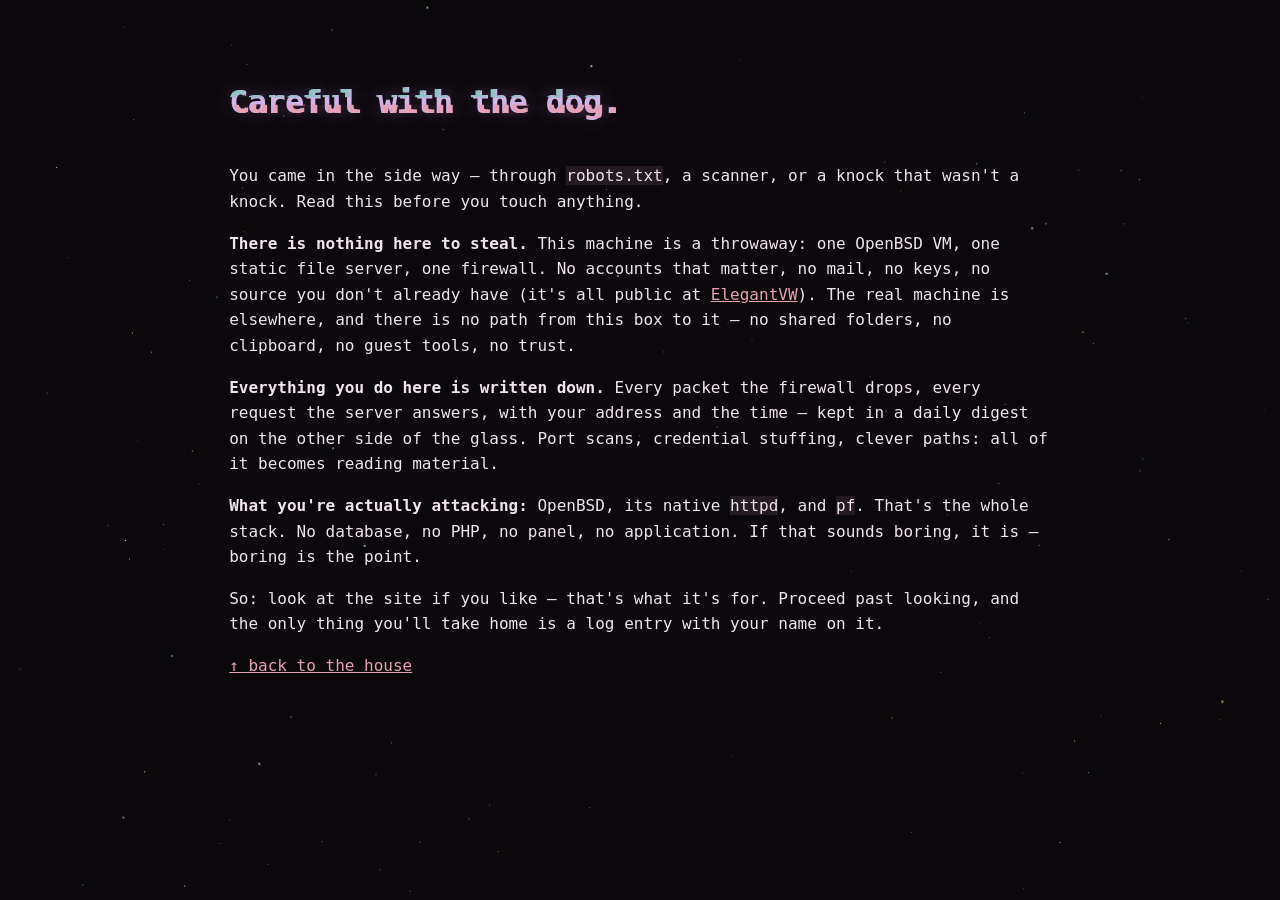
<file: dog.html>
<!DOCTYPE html>
<html lang="en">
<head>
<meta charset="utf-8">
<meta name="viewport" content="width=device-width, initial-scale=1">
<title>Careful with the dog — Grove</title>
<meta name="robots" content="noindex, nofollow">
<link rel="icon" type="image/svg+xml" href="assets/hero/grove.svg">
<link rel="stylesheet" href="style.css">
</head>
<body>
<canvas id="stars" aria-hidden="true"></canvas>
<main>
<section class="chapter cellar" id="dog">
  <h2>Careful with the dog.</h2>
  <p>You came in the side way — through <code>robots.txt</code>, a scanner,
  or a knock that wasn't a knock. Read this before you touch anything.</p>
  <p><strong>There is nothing here to steal.</strong> This machine is a
  throwaway: one OpenBSD VM, one static file server, one firewall. No
  accounts that matter, no mail, no keys, no source you don't already have
  (it's all public at <a href="https://github.com/ElegantVW">ElegantVW</a>).
  The real machine is elsewhere, and there is no path from this box to it —
  no shared folders, no clipboard, no guest tools, no trust.</p>
  <p><strong>Everything you do here is written down.</strong> Every packet
  the firewall drops, every request the server answers, with your address
  and the time — kept in a daily digest on the other side of the glass.
  Port scans, credential stuffing, clever paths: all of it becomes
  reading material.</p>
  <p><strong>What you're actually attacking:</strong> OpenBSD, its native
  <code>httpd</code>, and <code>pf</code>. That's the whole stack. No
  database, no PHP, no panel, no application. If that sounds boring, it is —
  boring is the point.</p>
  <p>So: look at the site if you like — that's what it's for. Proceed past
  looking, and the only thing you'll take home is a log entry with your
  name on it.</p>
  <p><a href="/">↑ back to the house</a></p>
</section>
</main>
<script src="site.js"></script>
</body>
</html>
</file>
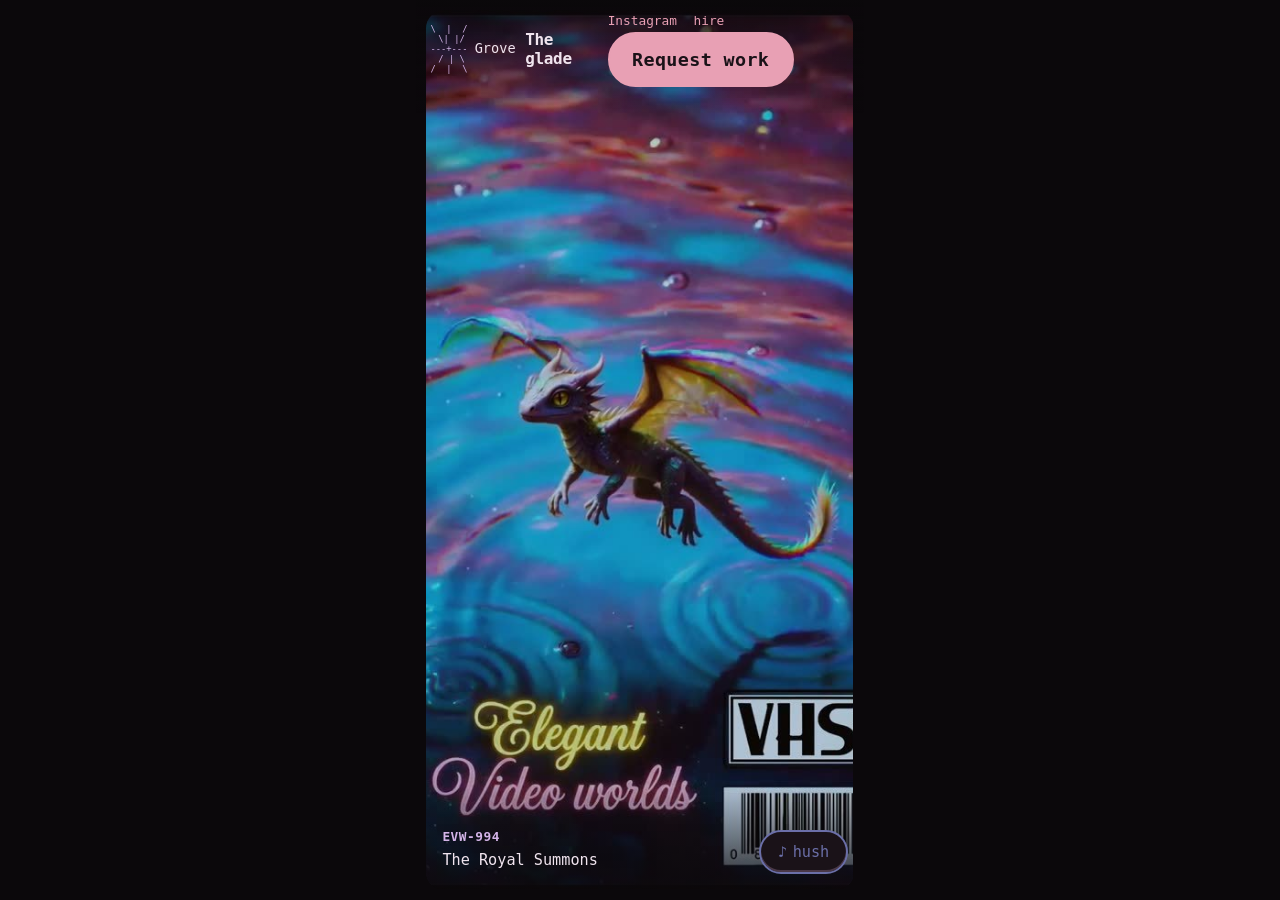
<file: glade.html>
<!DOCTYPE html>
<html lang="en">
<head>
<meta charset="utf-8">
<meta name="viewport" content="width=device-width, initial-scale=1, viewport-fit=cover">
<title>The glade — Elegant Video Worlds</title>
<meta name="description" content="The glade: numbered Worlds shorts, the public studio. Same catalog as Instagram @elegantvideoworlds. All-ages.">
<meta name="theme-color" content="#0B080B">
<link rel="canonical" href="https://elegantvw.github.io/grove/glade.html">
<meta property="og:title" content="The glade — Elegant Video Worlds">
<meta property="og:description" content="Numbered shorts. Scroll like a reel. Same catalog as Instagram @elegantvideoworlds.">
<meta property="og:type" content="website">
<meta property="og:url" content="https://elegantvw.github.io/grove/glade.html">
<meta property="og:image" content="https://elegantvw.github.io/grove/assets/worlds/evw-994.jpg">
<meta name="twitter:card" content="summary_large_image">
<meta name="twitter:image" content="https://elegantvw.github.io/grove/assets/worlds/evw-994.jpg">
<link rel="icon" type="image/svg+xml" href="assets/hero/grove.svg">
<link rel="stylesheet" href="style.css?v=20">
<script>
try {
  var _g = sessionStorage.getItem("grove-cross-enter");
  if (_g) {
    var _b = _g.split(":");
    document.documentElement.classList.add("fx", "entering", "to-" + _b[0], "from-" + _b[1]);
  }
} catch (e) {}
</script>
</head>
<body class="glade-page">
<header class="glade-bar">
  <a class="glade-home" href="./#top" aria-label="back to Grove">
    <pre class="sigil hero-sigil" aria-hidden="true">\  |  /
 \| |/
---+---
 / | \
/  |  \</pre>
    <span>Grove</span>
  </a>
  <h1>The glade</h1>
  <p class="glade-links">
    <a href="https://www.instagram.com/elegantvideoworlds">Instagram</a>
    <a href="./#hire">hire</a>
    <a class="request" href="./#hire">Request work</a>
  </p>
</header>

<main class="shorts" id="shorts" tabindex="0" aria-label="Worlds shorts">
  <figure class="reel" data-air="true">
    <video id="air-reel" poster="assets/worlds/evw-994.jpg" playsinline loop preload="metadata" muted>
      <source src="assets/worlds/evw-994.mp4" type="video/mp4">
    </video>
    <button type="button" class="reel-play" aria-label="play Royal Summons">play</button>
    <figcaption><strong>EVW-994</strong> The Royal Summons</figcaption>
  </figure>
  <figure class="reel">
    <video poster="assets/worlds/evw-009.jpg" playsinline loop preload="metadata" muted>
      <source src="assets/worlds/evw-009.mp4" type="video/mp4">
    </video>
    <button type="button" class="reel-play" aria-label="play Last Dance">play</button>
    <figcaption><strong>EVW-009</strong> Last Dance</figcaption>
  </figure>
  <figure class="reel">
    <video poster="assets/worlds/evw-013.jpg" playsinline loop preload="metadata" muted>
      <source src="assets/worlds/evw-013.mp4" type="video/mp4">
    </video>
    <button type="button" class="reel-play" aria-label="play Stability">play</button>
    <figcaption><strong>EVW-013</strong> Stability &amp; Hazard Analysis</figcaption>
  </figure>
  <figure class="reel">
    <video poster="assets/worlds/evw-l057.jpg" playsinline loop preload="metadata" muted>
      <source src="assets/worlds/evw-l057.mp4" type="video/mp4">
    </video>
    <button type="button" class="reel-play" aria-label="play L057">play</button>
    <figcaption><strong>EVW-L057</strong> L057</figcaption>
  </figure>
  <figure class="reel">
    <video poster="assets/worlds/evw-101.jpg" playsinline loop preload="metadata" muted>
      <source src="assets/worlds/evw-101.mp4" type="video/mp4">
    </video>
    <button type="button" class="reel-play" aria-label="play ADAMASTOR">play</button>
    <figcaption><strong>EVW-101</strong> ADAMASTOR</figcaption>
  </figure>
  <section class="reel reel-end" aria-label="end of the glade">
    <pre class="sigil" aria-hidden="true">  ~
 ~ ~
  ~</pre>
    <h2>The catalog</h2>
    <p>Same numbered shorts on
      <a href="https://www.instagram.com/elegantvideoworlds">Instagram @elegantvideoworlds</a>.</p>
    <p class="law">Custom PMV (18+) is a hire, delivered off-site.</p>
    <p>
      <a class="descend" href="./#top">Grove</a>
      <a class="descend" href="resume.html">resume</a>
      <a class="descend" href="./#hire">hire</a>
    </p>
  </section>
</main>

<button type="button" id="song" aria-pressed="false" aria-label="optional air" title="optional air — stays off until you ask">
  <span class="song-note" aria-hidden="true">♪</span>
  <span class="song-word">hush</span>
</button>
<script src="assets/cross.js"></script>
<script src="assets/glade.js"></script>
</body>
</html>
</file>
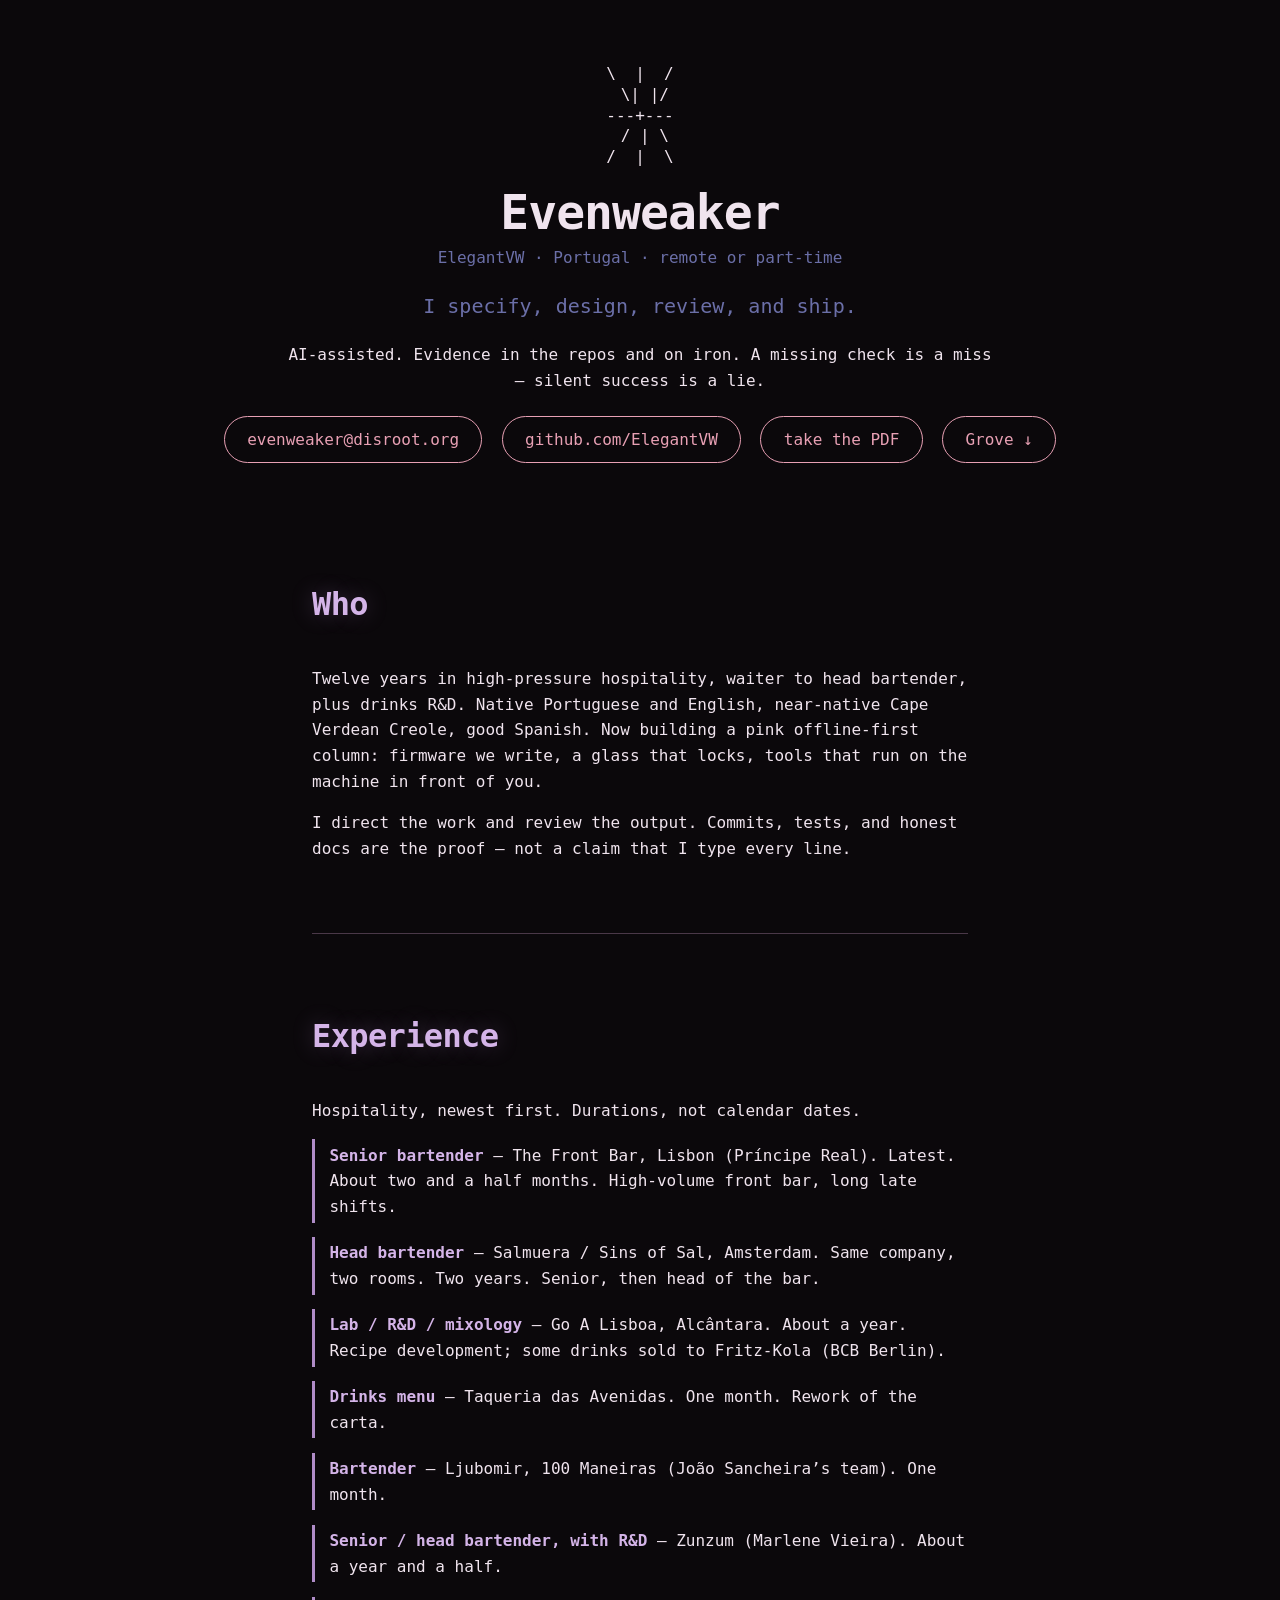
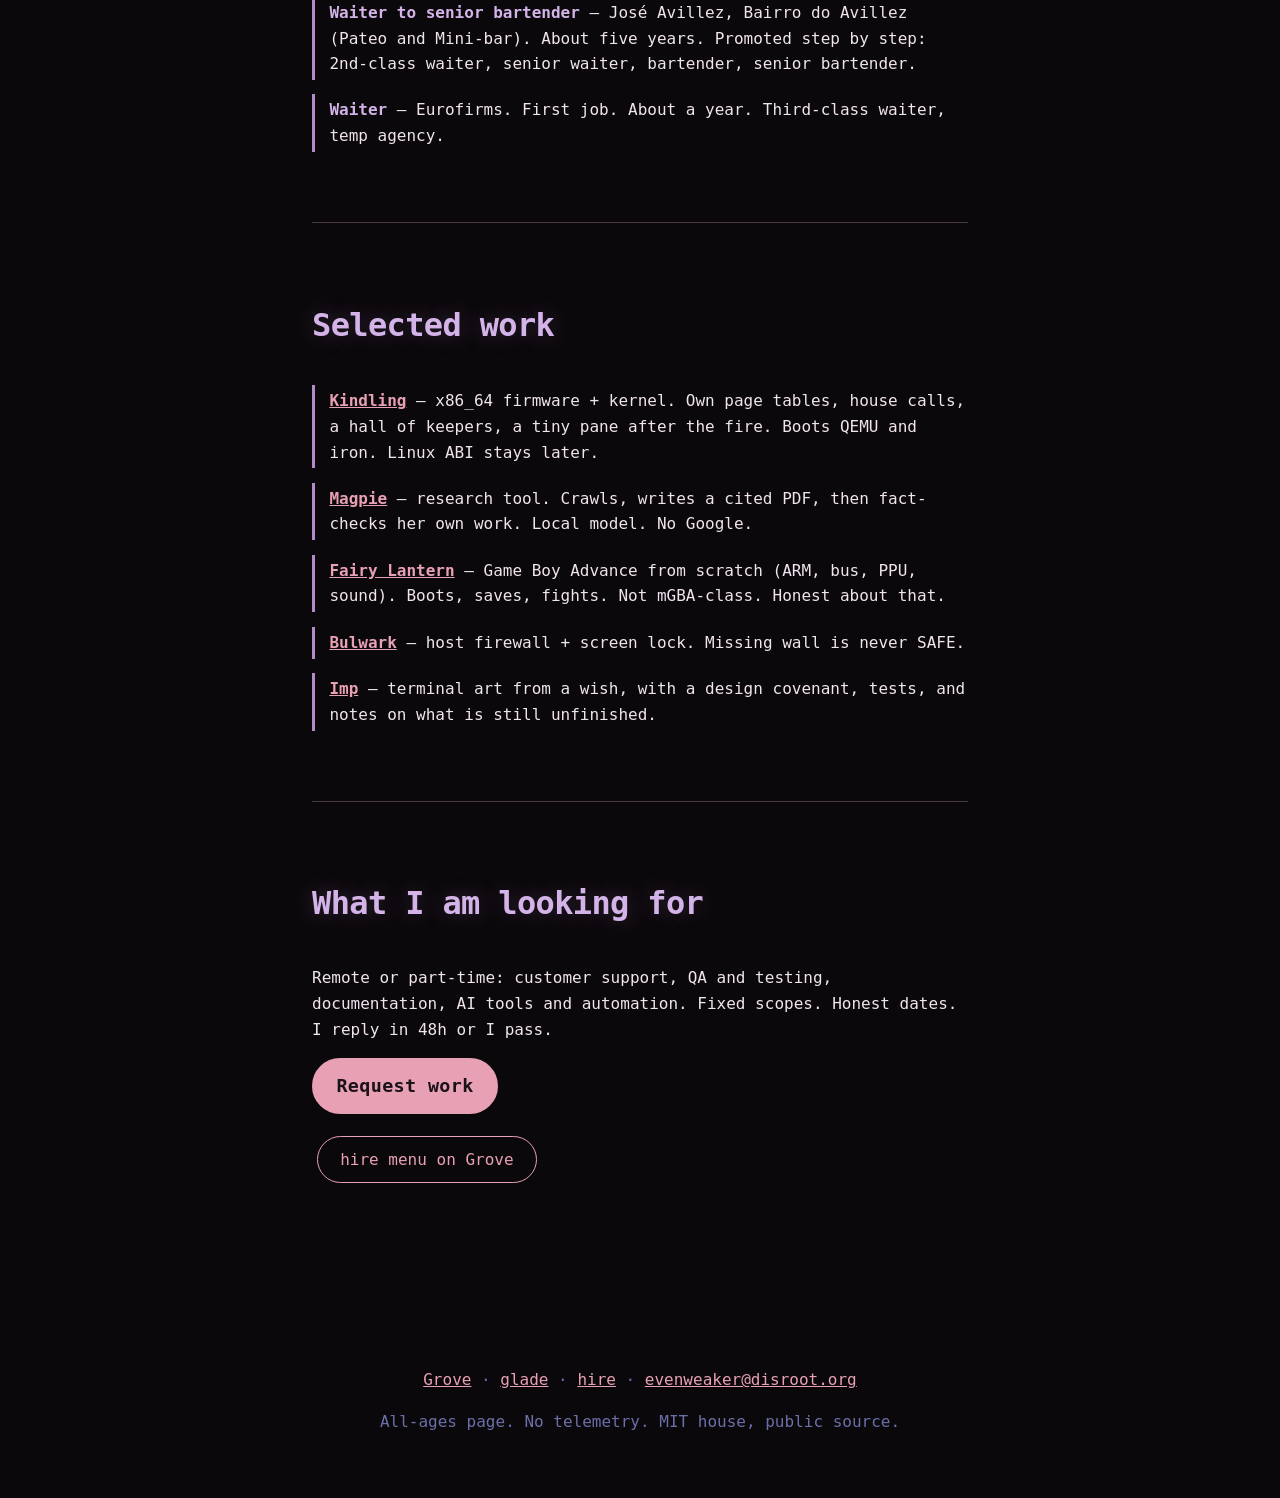
<file: resume.html>
<!DOCTYPE html>
<html lang="en">
<head>
<meta charset="utf-8">
<meta name="viewport" content="width=device-width, initial-scale=1">
<title>Resume — ElegantVW / Evenweaker</title>
<meta name="description" content="Evenweaker / ElegantVW: offline-first software and twelve years of high-pressure hospitality. Portugal, remote or part-time.">
<meta name="theme-color" content="#1A1218">
<link rel="canonical" href="https://elegantvw.github.io/grove/resume.html">
<meta property="og:title" content="Resume — ElegantVW / Evenweaker">
<meta property="og:description" content="Directs the work, reviews the output, evidence in commits. Portugal, remote or part-time.">
<meta property="og:type" content="website">
<meta property="og:url" content="https://elegantvw.github.io/grove/resume.html">
<meta property="og:image" content="https://elegantvw.github.io/grove/assets/story/grove.png">
<link rel="icon" type="image/svg+xml" href="assets/hero/grove.svg">
<link rel="stylesheet" href="style.css?v=18">
<script>
try {
  var _g = sessionStorage.getItem("grove-cross-enter");
  if (_g) {
    var _b = _g.split(":");
    document.documentElement.classList.add("fx", "entering", "to-" + _b[0], "from-" + _b[1]);
  }
} catch (e) {}
</script>
</head>
<body class="resume-page">
<header class="splash" id="top">
  <pre class="sigil hero-sigil" aria-hidden="true">\  |  /
 \| |/
---+---
 / | \
/  |  \</pre>
  <h1 class="hero-title">Evenweaker</h1>
  <p class="hero-sub">ElegantVW · Portugal · remote or part-time</p>
  <p class="tag">I specify, design, review, and ship.</p>
  <p class="lede">AI-assisted. Evidence in the repos and on iron.
  A missing check is a miss — silent success is a lie.</p>
  <p>
    <a class="descend" href="mailto:evenweaker@disroot.org">evenweaker@disroot.org</a>
    <a class="descend" href="https://github.com/ElegantVW">github.com/ElegantVW</a>
    <a class="descend" href="assets/cv/evenweaker.pdf" download="evenweaker.pdf">take the PDF</a>
    <a class="descend" href="./">Grove ↓</a>
  </p>
</header>

<main>
<section class="chapter risen" id="who">
  <h2>Who</h2>
  <p>Twelve years in high-pressure hospitality, waiter to head bartender,
  plus drinks R&amp;D. Native Portuguese and English, near-native Cape Verdean
  Creole, good Spanish. Now building a pink offline-first column: firmware
  we write, a glass that locks, tools that run on the machine in front of you.</p>
  <p>I direct the work and review the output. Commits, tests, and honest docs
  are the proof — not a claim that I type every line.</p>
</section>

<section class="chapter risen" id="experience">
  <h2>Experience</h2>
  <p>Hospitality, newest first. Durations, not calendar dates.</p>
  <ul class="plain jobs">
    <li><strong>Senior bartender</strong> — The Front Bar, Lisbon (Príncipe Real).
      Latest. About two and a half months. High-volume front bar, long late shifts.</li>
    <li><strong>Head bartender</strong> — Salmuera / Sins of Sal, Amsterdam.
      Same company, two rooms. Two years. Senior, then head of the bar.</li>
    <li><strong>Lab / R&amp;D / mixology</strong> — Go A Lisboa, Alcântara.
      About a year. Recipe development; some drinks sold to Fritz-Kola (BCB Berlin).</li>
    <li><strong>Drinks menu</strong> — Taqueria das Avenidas. One month. Rework of the carta.</li>
    <li><strong>Bartender</strong> — Ljubomir, 100 Maneiras (João Sancheira’s team). One month.</li>
    <li><strong>Senior / head bartender, with R&amp;D</strong> — Zunzum (Marlene Vieira).
      About a year and a half.</li>
    <li><strong>Waiter to senior bartender</strong> — José Avillez, Bairro do Avillez
      (Pateo and Mini-bar). About five years. Promoted step by step: 2nd-class waiter,
      senior waiter, bartender, senior bartender.</li>
    <li><strong>Waiter</strong> — Eurofirms. First job. About a year. Third-class waiter,
      temp agency.</li>
  </ul>
</section>

<section class="chapter risen" id="work">
  <h2>Selected work</h2>
  <ul class="plain">
    <li><a href="https://github.com/ElegantVW/fae-kernel"><strong>Kindling</strong></a>
      — x86_64 firmware + kernel. Own page tables, house calls, a hall of keepers,
      a tiny pane after the fire. Boots QEMU and iron. Linux ABI stays later.</li>
    <li><a href="https://github.com/ElegantVW/magpie"><strong>Magpie</strong></a>
      — research tool. Crawls, writes a cited PDF, then fact-checks her own work.
      Local model. No Google.</li>
    <li><a href="https://github.com/ElegantVW/fairy-lantern"><strong>Fairy Lantern</strong></a>
      — Game Boy Advance from scratch (ARM, bus, PPU, sound). Boots, saves, fights.
      Not mGBA-class. Honest about that.</li>
    <li><a href="https://github.com/ElegantVW/bulwark"><strong>Bulwark</strong></a>
      — host firewall + screen lock. Missing wall is never SAFE.</li>
    <li><a href="https://github.com/ElegantVW/imp"><strong>Imp</strong></a>
      — terminal art from a wish, with a design covenant, tests, and notes on
      what is still unfinished.</li>
  </ul>
</section>

<section class="chapter risen" id="ask">
  <h2>What I am looking for</h2>
  <p>Remote or part-time: customer support, QA and testing, documentation,
  AI tools and automation. Fixed scopes. Honest dates. I reply in 48h or I pass.</p>
  <p><a class="request" href="./#hire">Request work</a></p>
  <p><a class="descend" href="./#hire">hire menu on Grove</a></p>
</section>
</main>

<footer>
  <p><a href="./">Grove</a> · <a href="glade.html">glade</a> · <a href="./#hire">hire</a> ·
  <a href="mailto:evenweaker@disroot.org">evenweaker@disroot.org</a></p>
  <p>All-ages page. No telemetry. MIT house, public source.</p>
</footer>
<script src="assets/cross.js"></script>
</body>
</html>
</file>
<file: style.css>
:root {
  --night: #1A1218;
  --dusk: #6B6FA8;
  --moss: #8FBF9A;
  --mist: #8EC4C8;
  --rose: #E8A0B4;
  --violet: #B08CC8;
  --honey: #E8C070;
  --parchment: #F0E4EE;
  --shadow: #4A3848;
  --lilac: #D4B4E8;
  --gold: #F0D8A0;
}
* { box-sizing: border-box; }
html { scroll-behavior: smooth; background: #0B080B; }
@view-transition { navigation: auto; }
.hero-sigil { view-transition-name: grove-sigil; }
::view-transition-old(root),
::view-transition-new(root) {
  animation-duration: 0.55s;
  animation-timing-function: ease;
}
@keyframes vt-out-left { to { opacity: 0; transform: translateX(-16%); } }
@keyframes vt-in-right { from { opacity: 0; transform: translateX(16%); } }
@keyframes vt-out-right { to { opacity: 0; transform: translateX(16%); } }
@keyframes vt-in-left { from { opacity: 0; transform: translateX(-16%); } }
@keyframes vt-out-up { to { opacity: 0; transform: translateY(-14%); } }
@keyframes vt-in-down { from { opacity: 0; transform: translateY(14%); } }
@keyframes vt-out-down { to { opacity: 0; transform: translateY(14%); } }
@keyframes vt-in-up { from { opacity: 0; transform: translateY(-14%); } }
html:active-view-transition-type(to-glade)::view-transition-old(root) { animation-name: vt-out-left; }
html:active-view-transition-type(to-glade)::view-transition-new(root) { animation-name: vt-in-right; }
html:active-view-transition-type(to-resume)::view-transition-old(root) { animation-name: vt-out-up; }
html:active-view-transition-type(to-resume)::view-transition-new(root) { animation-name: vt-in-down; }
html:active-view-transition-type(to-grove):active-view-transition-type(from-glade)::view-transition-old(root) { animation-name: vt-out-right; }
html:active-view-transition-type(to-grove):active-view-transition-type(from-glade)::view-transition-new(root) { animation-name: vt-in-left; }
html:active-view-transition-type(to-grove):active-view-transition-type(from-resume)::view-transition-old(root) { animation-name: vt-out-down; }
html:active-view-transition-type(to-grove):active-view-transition-type(from-resume)::view-transition-new(root) { animation-name: vt-in-up; }
html.leaving body {
  opacity: 0;
  transition: opacity 0.52s ease, transform 0.52s ease;
}
html.leaving.to-glade body { transform: translateX(-16%); }
html.leaving.to-resume body { transform: translateY(-14%); }
html.leaving.to-grove.from-glade body { transform: translateX(16%); }
html.leaving.to-grove.from-resume body { transform: translateY(14%); }
html.entering body { opacity: 0; }
html.entering.to-glade body { transform: translateX(16%); }
html.entering.to-resume body { transform: translateY(14%); }
html.entering.to-grove.from-glade body { transform: translateX(-16%); }
html.entering.to-grove.from-resume body { transform: translateY(-14%); }
html.entering.entered body,
html.entering.entered.to-glade body,
html.entering.entered.to-resume body,
html.entering.entered.to-grove.from-glade body,
html.entering.entered.to-grove.from-resume body {
  opacity: 1;
  transform: none;
  transition: opacity 0.52s ease, transform 0.52s ease;
}
body {
  margin: 0;
  background: transparent;
  color: var(--parchment);
  font-family: "DejaVu Sans Mono", Menlo, Consolas, monospace;
  line-height: 1.6;
}
/* outer-space layer: content scrolls on top of it, not with it */
#stars {
  position: fixed;
  inset: 0;
  z-index: 0;
  pointer-events: none;
}
header, nav, main, footer { position: relative; z-index: 1; }
h1, h2, h3 {
  font-family: "DejaVu Sans Mono", Menlo, Consolas, monospace;
  color: var(--lilac);
  line-height: 1.2;
}
h2 { font-size: 2rem; letter-spacing: -0.02em; }
h3 { font-size: 1.35rem; }
.lede { max-width: 44rem; margin: 0 auto; color: var(--parchment); }
a { color: var(--rose); }
code, pre {
  font-family: "DejaVu Sans Mono", Menlo, Consolas, monospace;
  background: #241a22;
}
pre { padding: 1rem; overflow-x: auto; border-left: 3px solid var(--violet); }

/* splash */
.splash {
  min-height: 100vh;
  display: flex;
  flex-direction: column;
  align-items: center;
  justify-content: center;
  text-align: center;
  padding: 2rem;
}
.hero-sigil { font-size: 1.6rem; margin: 0 0 0.5rem; }
.hero-title { font-size: 3rem; margin: 0; color: var(--parchment); letter-spacing: -0.02em; }
.hero-sub { color: var(--dusk); margin: 0.2rem 0 0; }
.tag { color: var(--dusk); font-size: 1.25rem; }
.descend {
  display: inline-block;
  margin-top: 1rem;
  padding: 0.6rem 1.4rem;
  border: 1px solid var(--rose);
  border-radius: 999px;
  text-decoration: none;
}

/* sticky index — floating island of chips, one row */
.index {
  position: sticky;
  top: 0.55rem;
  z-index: 10;
  width: max-content;
  max-width: calc(100% - 1.4rem);
  margin: 0 auto 0.4rem;
  background: rgba(26, 18, 24, 0.72);
  backdrop-filter: blur(12px);
  -webkit-backdrop-filter: blur(12px);
  border: 1px solid var(--shadow);
  border-radius: 1.4rem;
  box-shadow: 0 8px 28px rgba(11, 8, 11, 0.35);
}
.index-track {
  position: relative;
  display: flex;
  flex-wrap: nowrap;
  align-items: center;
  gap: 0.12rem;
  justify-content: flex-start;
  padding: 0.32rem 0.4rem;
  overflow-x: auto;
  overflow-y: hidden;
  scrollbar-width: none;
  -webkit-overflow-scrolling: touch;
}
.index-track::-webkit-scrollbar { display: none; }
.index-lamp {
  position: absolute;
  left: 0;
  top: 0;
  border-radius: 999px;
  background: rgba(240, 216, 160, 0.16);
  pointer-events: none;
  z-index: 0;
  opacity: 0;
  transition: transform 0.38s ease, width 0.38s ease, height 0.38s ease, opacity 0.2s ease;
}
.index a {
  position: relative;
  z-index: 1;
  flex: 0 0 auto;
  text-decoration: none;
  color: var(--mist);
  font-size: 0.86rem;
  padding: 0.28rem 0.7rem;
  border-radius: 999px;
  line-height: 1.4;
  transition: color 0.28s ease, background 0.28s ease;
}
.index a:hover,
.index a:focus-visible {
  color: var(--parchment);
  background: rgba(240, 228, 238, 0.06);
}
.index a.active {
  color: var(--gold);
  background: transparent;
  text-decoration: none;
}

/* chapters */
main { max-width: 860px; margin: 0 auto; padding: 0 1.2rem 4rem; }

/* the glade — full-viewport shorts carousel */
html:has(.glade-page) { overflow: hidden; height: 100%; }
.glade-page {
  margin: 0;
  background: #0B080B;
  overflow: hidden;
  height: 100dvh;
  height: 100svh;
}
.glade-page .glade-bar {
  position: fixed;
  top: 0;
  left: 0;
  right: 0;
  width: min(100%, 28rem);
  margin: 0 auto;
  z-index: 12;
  display: flex;
  align-items: center;
  justify-content: space-between;
  gap: 0.6rem;
  padding: 0.7rem 0.9rem 1.6rem;
  background: linear-gradient(to bottom, rgba(11, 8, 11, 0.88), transparent);
  pointer-events: none;
}
.glade-page .glade-bar a,
.glade-page .glade-bar button { pointer-events: auto; }
.glade-home {
  display: flex;
  align-items: center;
  gap: 0.45rem;
  color: var(--parchment);
  text-decoration: none;
  font-size: 0.85rem;
}
.glade-home .hero-sigil {
  font-size: 0.55rem;
  margin: 0;
  line-height: 1.15;
  color: var(--lilac);
}
.glade-bar h1 {
  margin: 0;
  font-size: 1rem;
  color: var(--parchment);
  letter-spacing: -0.02em;
}
.glade-links {
  margin: 0;
  font-size: 0.8rem;
}
.glade-links a { margin-left: 0.55rem; text-decoration: none; }
.shorts {
  height: 100dvh;
  height: 100svh;
  max-width: 28rem;
  margin: 0 auto;
  padding: 0;
  overflow-x: hidden;
  overflow-y: auto;
  scroll-snap-type: y mandatory;
  scroll-behavior: smooth;
  overscroll-behavior: contain;
  scrollbar-width: none;
  background: var(--night);
}
.shorts::-webkit-scrollbar { display: none; }
.glade-page .reel {
  position: relative;
  margin: 0;
  height: 100dvh;
  height: 100svh;
  scroll-snap-align: start;
  scroll-snap-stop: always;
  overflow: hidden;
  background: #0B080B;
}
.glade-page .reel video {
  position: absolute;
  inset: 0.65rem;
  display: block;
  width: calc(100% - 1.3rem);
  height: calc(100% - 1.3rem);
  object-fit: cover;
  background: var(--night);
  cursor: pointer;
  border: 0;
  border-radius: 1.15rem;
}
.reel-play {
  position: absolute;
  left: 50%;
  top: 46%;
  transform: translate(-50%, -50%);
  min-width: 44px;
  min-height: 44px;
  padding: 0.45rem 1rem;
  border-radius: 999px;
  border: 1px solid var(--rose);
  background: rgba(26, 18, 24, 0.82);
  color: var(--rose);
  font: inherit;
  cursor: pointer;
  z-index: 2;
}
.reel.is-play .reel-play { opacity: 0; pointer-events: none; }
.glade-page .reel figcaption {
  position: absolute;
  left: 0.65rem;
  right: 0.65rem;
  bottom: 0.65rem;
  margin: 0;
  padding: 2.6rem 1rem 1.1rem;
  padding-right: 5.6rem;
  padding-bottom: max(1.1rem, env(safe-area-inset-bottom, 0px));
  background: linear-gradient(to top, rgba(11, 8, 11, 0.82), transparent);
  color: var(--parchment);
  font-size: 0.95rem;
  z-index: 2;
  pointer-events: none;
  border-radius: 0 0 1.15rem 1.15rem;
}
.glade-page .reel figcaption strong {
  display: block;
  color: var(--lilac);
  font-size: 0.8rem;
  letter-spacing: 0.04em;
}
.reel-end {
  display: flex;
  flex-direction: column;
  align-items: center;
  justify-content: center;
  text-align: center;
  margin: 0.65rem;
  padding: 2rem 1.4rem;
  color: var(--parchment);
  border-radius: 1.15rem;
  background: var(--night);
  height: calc(100dvh - 1.3rem);
  height: calc(100svh - 1.3rem);
}
.reel-end h2 { margin: 0.4rem 0; }
.reel-end .sigil { color: var(--lilac); font-size: 1.1rem; }
.reel-end .law { color: var(--dusk); font-size: 0.9rem; max-width: 22rem; }
.reel-end .descend { margin: 0.4rem 0.3rem 0; }
.chapter {
  padding: 3.5rem 0;
  border-top: 1px solid var(--shadow);
  scroll-margin-top: 4.4rem;
}
/* rise is progressive enhancement: hidden only when JS arms it */
html.fx .chapter {
  opacity: 0;
  transform: translateY(24px);
  transition: opacity 0.7s ease, transform 0.7s ease;
}
html.fx .chapter.risen { opacity: 1; transform: none; }
.chapter:first-of-type { border-top: none; }
.cellar { min-height: auto; }
.law strong { color: var(--gold); }
.app {
  border: 1px solid var(--shadow);
  border-radius: 12px;
  padding: 1.2rem;
  margin: 1.6rem 0;
}
.app h3 { margin-top: 0.4rem; color: var(--app, var(--lilac)); }
.app { border-top: 2px solid var(--app, var(--shadow)); }
.codex-asof {
  font-family: "DejaVu Sans Mono", Menlo, Consolas, monospace;
  font-size: 0.8rem;
  color: var(--shadow);
  margin: 0.35rem 0 0;
}
.codex-now,
.codex-lately {
  list-style: none;
  margin: 0.7rem 0 0;
  padding: 0;
  text-align: left;
  max-width: 40rem;
}
.codex-now li,
.codex-lately li {
  margin: 0.35rem 0;
  padding: 0.15rem 0 0.15rem 0.7rem;
  border-left: 2px solid var(--rose);
  color: var(--parchment);
  font-size: 0.92rem;
}
.codex-now strong,
.codex-lately strong { color: var(--rose); }
.codex-lately { opacity: 0.92; }
/* shelf grid */
.shelf {
  display: grid;
  grid-template-columns: repeat(auto-fill, minmax(150px, 1fr));
  gap: 0.8rem;
  margin: 1.6rem 0;
}
.tile {
  display: flex;
  flex-direction: column;
  gap: 0.25rem;
  padding: 0.8rem;
  border: 1px solid var(--shadow);
  border-top: 2px solid var(--app, var(--lilac));
  border-radius: 10px;
  text-decoration: none;
  min-height: 150px;
}
.tile img { width: 100%; height: auto; border-radius: 6px; }
.tile strong { color: var(--app, var(--parchment)); font-size: 1rem; }
.tile span { color: var(--dusk); font-size: 0.8rem; line-height: 1.4; display: -webkit-box; -webkit-line-clamp: 2; -webkit-box-orient: vertical; overflow: hidden; }
.tile:hover { border-color: var(--app, var(--rose)); }
.shot {
  display: block;
  width: 100%;
  aspect-ratio: 16 / 10;
  object-fit: cover;
  border-radius: 8px;
  border: 1px solid var(--shadow);
  margin: 1rem 0;
}
.clip {
  display: block;
  width: min(240px, 60vw);
  aspect-ratio: 9 / 16;
  object-fit: cover;
  border-radius: 8px;
  border: 1px solid var(--shadow);
  margin: 1rem 0;
  background: var(--night);
}
/* live text sigils — no images, no backgrounds to strip */
.sigil {
  color: var(--app, var(--parchment));
  text-shadow: 0 0 14px var(--app, transparent);
  font-size: 1rem;
  line-height: 1.3;
  text-align: center;
  margin: 1rem auto;
  padding: 0;
  background: none;
  border: none;
}
.tile .sigil { font-size: 0.8rem; }
figure { margin: 1.6rem 0; }
figcaption { color: var(--dusk); font-size: 0.9rem; }
footer { text-align: center; padding: 3rem 1rem; color: var(--dusk); }

/* sendable resume — same house, no toys */
.resume-page .splash { min-height: auto; padding: 3rem 1.5rem 1.5rem; }
.resume-page main { max-width: 44rem; margin: 0 auto; padding: 0 1.5rem 3rem; }
.resume-page .chapter { opacity: 1; }
.resume-page ul.plain {
  list-style: none;
  padding: 0;
  margin: 0.6rem 0 0;
}
.resume-page ul.plain li {
  margin: 0.9rem 0;
  padding: 0.2rem 0 0.2rem 0.9rem;
  border-left: 3px solid var(--violet);
}
.resume-page .descend { margin: 0.4rem 0.3rem 0; }
.resume-page .jobs li strong { color: var(--lilac); }

/* grove → hire: ember line, gold wash, card stagger */
#hire {
  border-top: none;
  scroll-margin-top: 4.4rem;
  position: relative;
}
#hire::before {
  content: "";
  display: block;
  height: 2px;
  width: min(16rem, 70%);
  margin: 0 auto 2.4rem;
  border-radius: 2px;
  background: linear-gradient(90deg, transparent, var(--rose) 22%, var(--gold) 50%, var(--rose) 78%, transparent);
}
html.fx #hire.risen {
  background: radial-gradient(ellipse at 50% 0%, rgba(240, 216, 160, 0.12), transparent 68%);
}
html.fx #hire.risen .app {
  animation: hire-in 0.55s ease both;
}
html.fx #hire.risen .app:nth-of-type(1) { animation-delay: 0.06s; }
html.fx #hire.risen .app:nth-of-type(2) { animation-delay: 0.14s; }
html.fx #hire.risen .app:nth-of-type(3) { animation-delay: 0.22s; }
html.fx #hire.risen .app:nth-of-type(4) { animation-delay: 0.30s; }
html.fx #hire.risen .app:nth-of-type(5) { animation-delay: 0.38s; }
@keyframes hire-in {
  from { opacity: 0; transform: translateY(16px); }
  to { opacity: 1; transform: none; }
}

.worlds-poster {
  margin: 1.4rem auto;
  max-width: 22rem;
  text-align: center;
}
.worlds-poster img {
  display: block;
  width: 100%;
  height: auto;
  border-radius: 12px;
  border: 1px solid var(--shadow);
  border-top: 2px solid var(--lilac);
}

/* the clearing — GBA A-button, bottom-left; ↑ stays bottom-right */
#song {
  position: fixed;
  left: max(1rem, env(safe-area-inset-left, 0px));
  bottom: max(1rem, env(safe-area-inset-bottom, 0px));
  z-index: 20;
  display: flex;
  align-items: center;
  justify-content: center;
  gap: 0.35rem;
  min-width: 44px;
  min-height: 44px;
  padding: 0.55rem 1.05rem;
  border: 2px solid var(--dusk);
  border-radius: 999px;
  background: var(--night);
  color: var(--dusk);
  font: inherit;
  font-size: 0.95rem;
  line-height: 1;
  cursor: pointer;
  touch-action: manipulation;
  user-select: none;
  box-shadow: inset 0 -2px 0 var(--shadow);
}
#song .song-note { display: inline-block; }
#song:hover,
#song:focus-visible {
  border-color: var(--lilac);
  color: var(--lilac);
  outline: 2px solid var(--gold);
  outline-offset: 2px;
}
#song[aria-pressed="true"] {
  color: var(--lilac);
  border-color: var(--lilac);
  box-shadow: 0 0 12px rgba(212, 180, 232, 0.45), inset 0 -2px 0 var(--shadow);
}
#song[aria-pressed="true"] .song-note {
  animation: song-bounce 0.9s ease-in-out infinite;
}
@keyframes song-bounce {
  0%, 100% { transform: translateY(0); }
  50% { transform: translateY(-2px); }
}
@media (prefers-reduced-motion: reduce) {
  #song[aria-pressed="true"] .song-note { animation: none; }
}
@media (max-width: 380px) {
  #song { font-size: 0.85rem; padding: 0.5rem 0.85rem; }
}
.glade-page #song {
  left: auto;
  right: max(0.85rem, calc(50vw - 13rem));
  bottom: max(1.6rem, calc(env(safe-area-inset-bottom, 0px) + 1.6rem));
}

/* up button */
#up {
  position: fixed;
  right: max(1rem, env(safe-area-inset-right, 0px));
  bottom: max(1rem, env(safe-area-inset-bottom, 0px));
  z-index: 20;
  min-height: 44px;
  background: var(--night);
  color: var(--rose);
  border: 1px solid var(--rose);
  border-radius: 999px;
  padding: 0.6rem 1.1rem;
  cursor: pointer;
  font-size: 1rem;
}
#up:hover { background: var(--shadow); }
/* proof offer: own thing, gold, first in hire */
#proof { border-width: 2px; background: rgba(240, 216, 160, 0.07); }
#proof h3 { margin-top: 0; font-size: 1.5rem; }
/* Request is the booking door — filled, loud, hard to miss */
.request {
  display: inline-block;
  padding: 0.7rem 1.4rem;
  border: 2px solid var(--rose);
  border-radius: 999px;
  color: var(--night);
  background: var(--rose);
  text-decoration: none;
  font-size: 1.15rem;
  font-weight: 600;
  letter-spacing: 0.02em;
  white-space: nowrap;
  cursor: pointer;
}
.request:hover { filter: brightness(1.08); }
button.request { font: inherit; }
#hire .request { width: 100%; max-width: 22rem; text-align: center; }
.request-chip {
  position: fixed;
  right: 1.1rem;
  bottom: 1.1rem;
  z-index: 40;
  box-shadow: 0 8px 28px rgba(0, 0, 0, 0.45);
}
/* suite vessel pills — same house language as .pay; tint from --app */
.dl {
  display: flex;
  flex-wrap: wrap;
  gap: 0.4rem;
  margin: 0.7rem 0 0;
}
.dl-btn {
  display: inline-block;
  padding: 0.2rem 0.8rem;
  border: 1px solid var(--app, var(--mist));
  border-radius: 999px;
  color: var(--app, var(--mist));
  background: transparent;
  text-decoration: none;
  font-size: 0.82rem;
  letter-spacing: 0.02em;
  white-space: nowrap;
  transition: background 0.15s ease, color 0.15s ease;
}
.dl-btn:hover { background: var(--app, var(--mist)); color: var(--night); }
.dl-btn:focus-visible {
  outline: 2px solid var(--gold);
  outline-offset: 2px;
}
.dl-btn.quiet {
  border-color: var(--rose);
  color: var(--rose);
}
.dl-btn.quiet:hover { background: var(--rose); color: var(--night); }
/* hire dialog: native popup, house colors */
#hire-dialog { background: var(--night); color: var(--parchment); border: 1px solid var(--rose); border-radius: 12px; padding: 1.2rem; max-width: min(480px, 92vw); }
#hire-dialog input, #hire-dialog select, #hire-dialog textarea { display: block; width: 100%; background: #241a22; color: var(--parchment); border: 1px solid var(--shadow); border-radius: 8px; padding: 0.45rem 0.6rem; font: inherit; margin-top: 0.2rem; }
/* book reader: terminal text, native controls */
#book input, #book select, #book button {
  background: var(--night);
  color: var(--parchment);
  border: 1px solid var(--shadow);
  border-radius: 8px;
  padding: 0.45rem 0.7rem;
  font: inherit;
  font-size: 0.95rem;
  margin: 0.15rem;
}
#book button { cursor: pointer; border-color: var(--rose); color: var(--rose); }
#murmur-log p { margin: 0.3rem 0; }
#murmur-form { display: flex; gap: 0.4rem; margin-top: 0.5rem; }
#murmur-form input, #murmur-form button {
  background: var(--night);
  color: var(--parchment);
  border: 1px solid var(--shadow);
  border-radius: 8px;
  padding: 0.45rem 0.7rem;
  font: inherit;
  font-size: 0.95rem;
}
#murmur-form input { flex: 1; }
#murmur-form button { cursor: pointer; border-color: var(--rose); color: var(--rose); }
#book h4 { color: var(--gold); margin-bottom: 0.3rem; }
/* book page swap: soft fade-slide, still with reduced motion */
#book-page { transition: opacity 0.25s ease, transform 0.25s ease; scroll-margin-top: 4.4rem; }
#book-page.leaving { opacity: 0; transform: translateY(8px); }
@media (prefers-reduced-motion: reduce) {
  #book-page { transition: none; }
  #book-page.leaving { opacity: 1; transform: none; }
}

@media (prefers-reduced-motion: reduce) {
  html { scroll-behavior: auto; }
  html.fx .chapter { opacity: 1; transform: none; transition: none; }
  html.fx main .chapter h2::before, html.fx main .chapter h2::after { animation: none; opacity: 0; }
  .dl-btn { transition: none; }
  html.fx #hire { background: none; }
  html.fx #hire .app { opacity: 1; transform: none; animation: none; }
  @view-transition { navigation: none; }
  .hero-sigil { view-transition-name: none; }
  html.leaving body,
  html.entering body,
  html.entering.entered body { opacity: 1; transform: none; transition: none; }
  .shorts { scroll-behavior: auto; }
  .index { backdrop-filter: none; -webkit-backdrop-filter: none; background: rgba(26, 18, 24, 0.94); }
  .index a { transition: none; }
  .index-lamp { transition: none; }
}
/* glitch titles — same language as the story clips, zero downloads */
main .chapter h2 {
  position: relative;
  display: inline-block;
  text-shadow: 0 0 22px rgba(176, 140, 200, 0.3);
}
html.fx main .chapter h2::before, html.fx main .chapter h2::after {
  content: attr(data-text);
  position: absolute;
  inset: 0;
  overflow: hidden;
  pointer-events: none;
  white-space: nowrap;
}
html.fx main .chapter h2::before {
  color: #8EC4C8;
  transform: translate(-2px, 0);
  clip-path: inset(12% 0 62% 0);
  animation: gl1 4.2s infinite steps(1);
}
html.fx main .chapter h2::after {
  color: #E8A0B4;
  transform: translate(2px, 0);
  clip-path: inset(58% 0 8% 0);
  animation: gl2 3.7s infinite steps(1);
}
@keyframes gl1 { 0%, 92%, 100% { opacity: 0; } 93%, 97% { opacity: 0.6; } }
@keyframes gl2 { 0%, 88%, 100% { opacity: 0; } 89%, 95% { opacity: 0.6; } }
@media (max-width: 640px) {
  .app img[width] { width: 100%; height: auto; }
}
</file>
